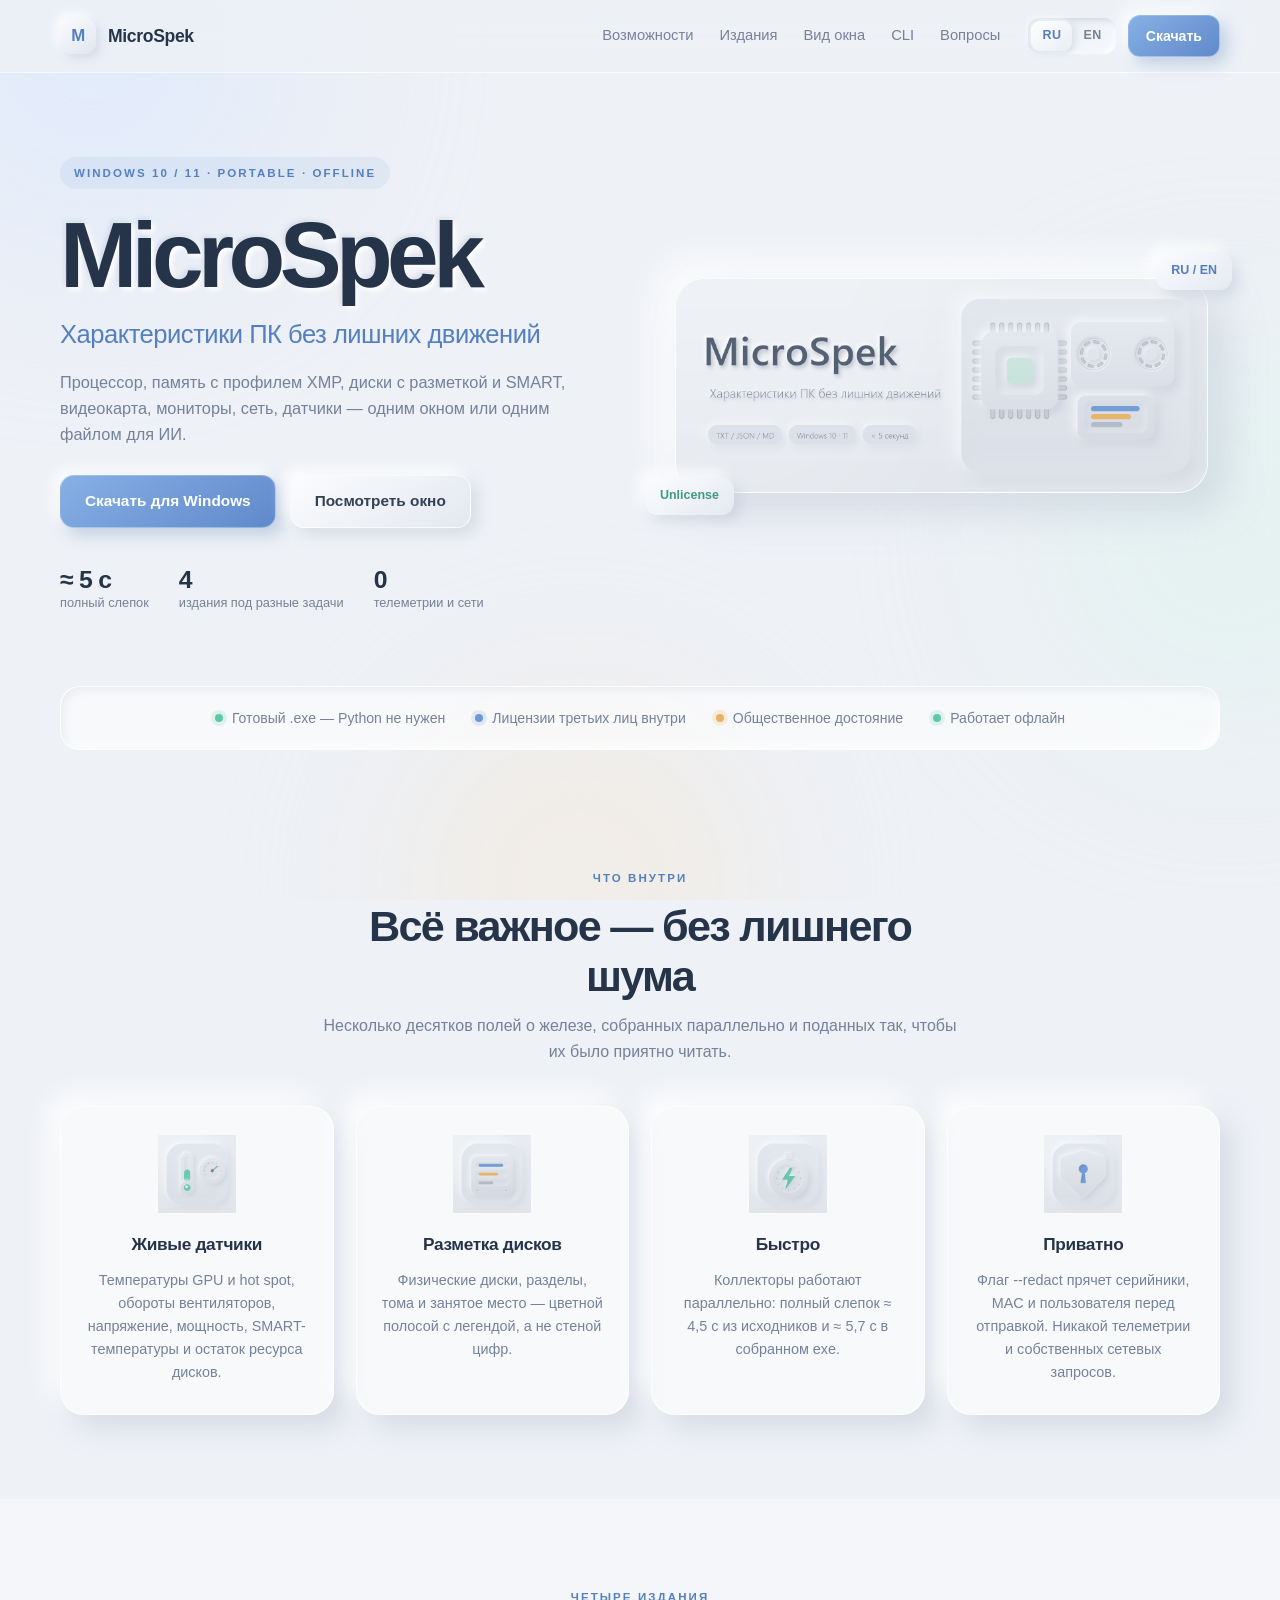
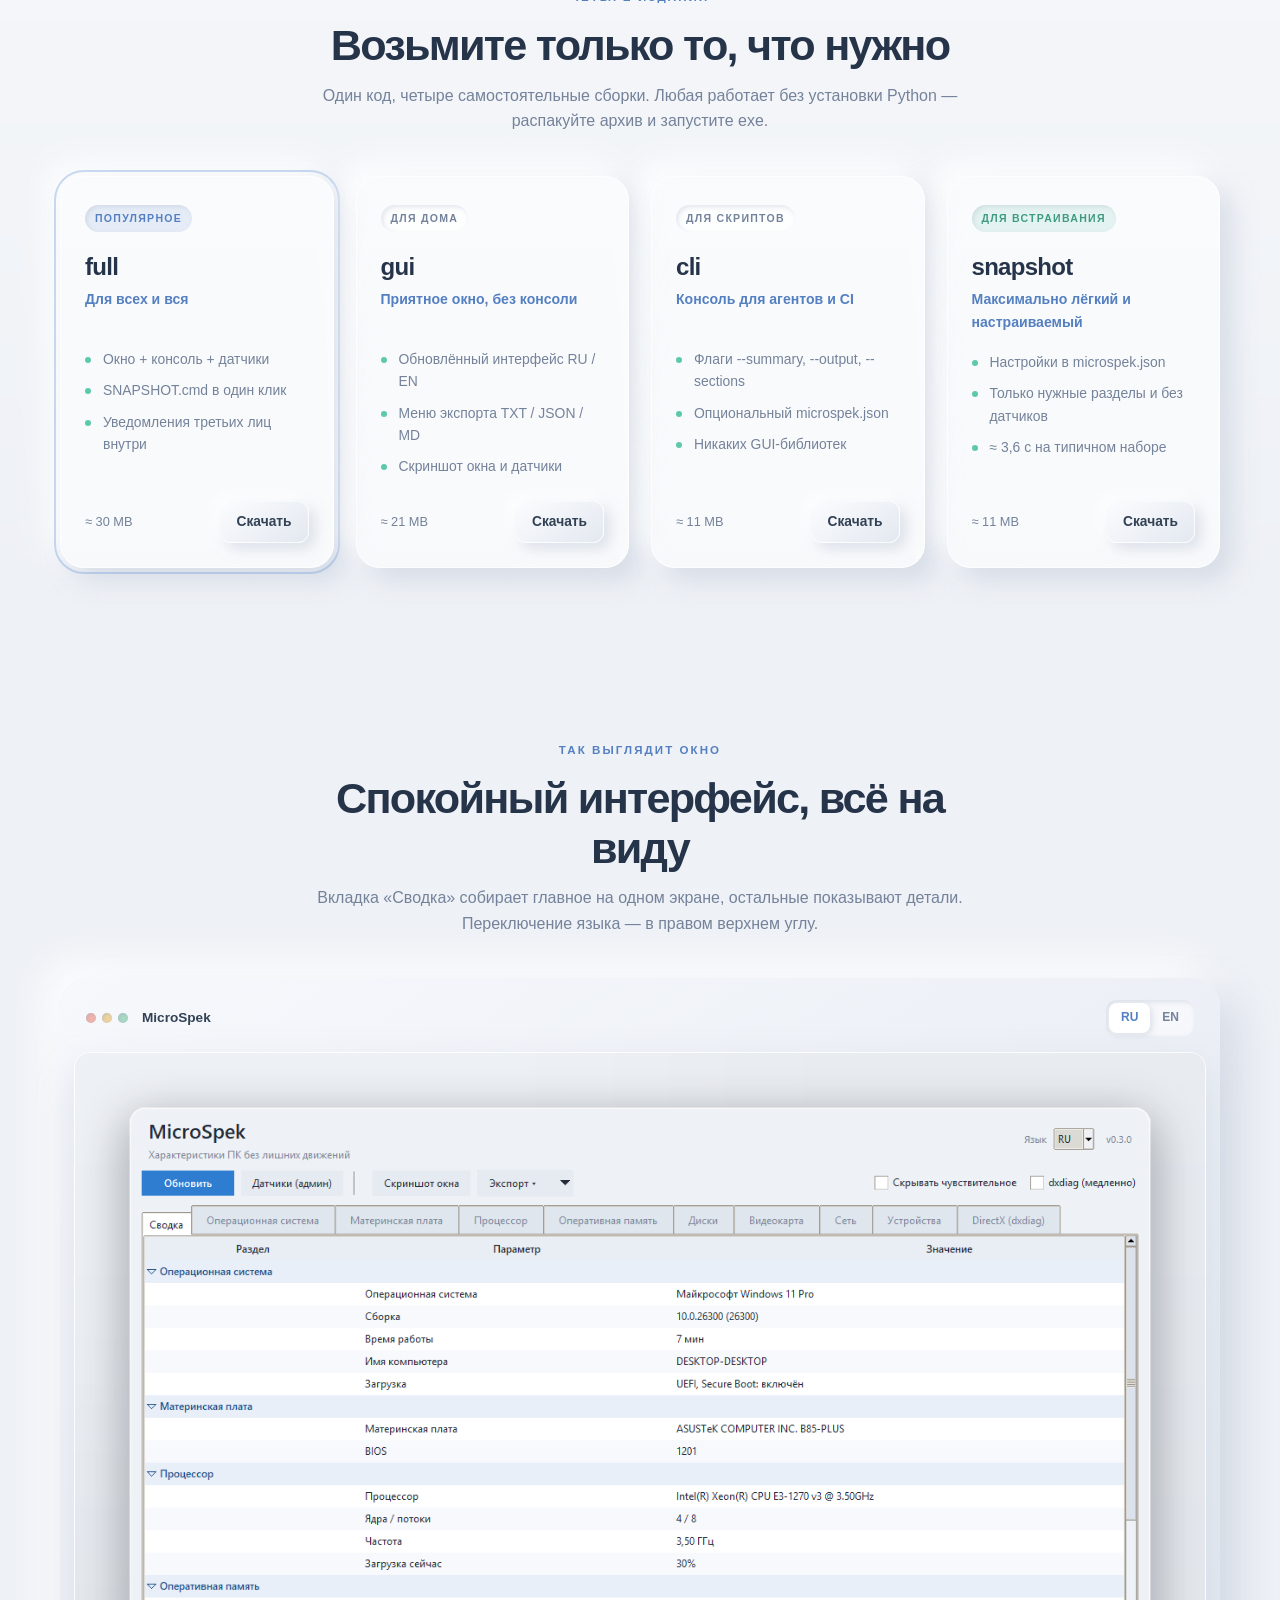
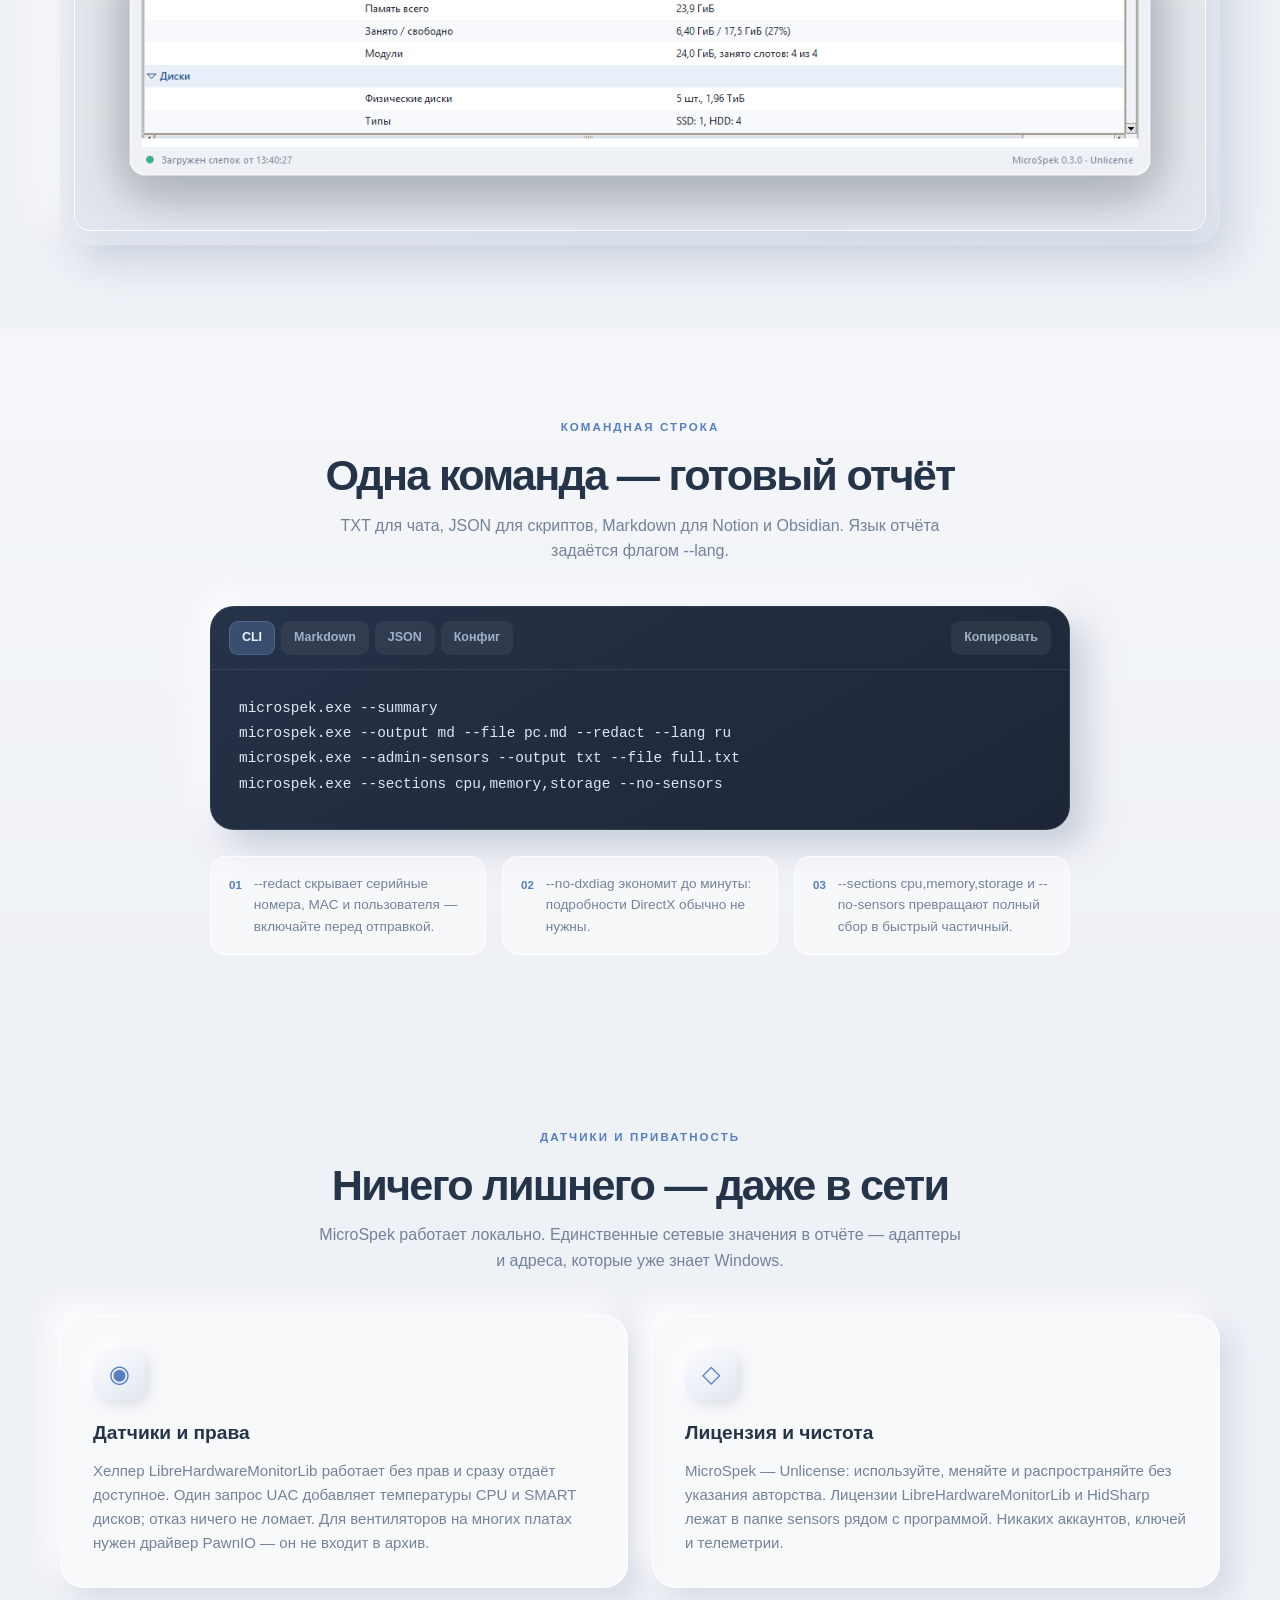
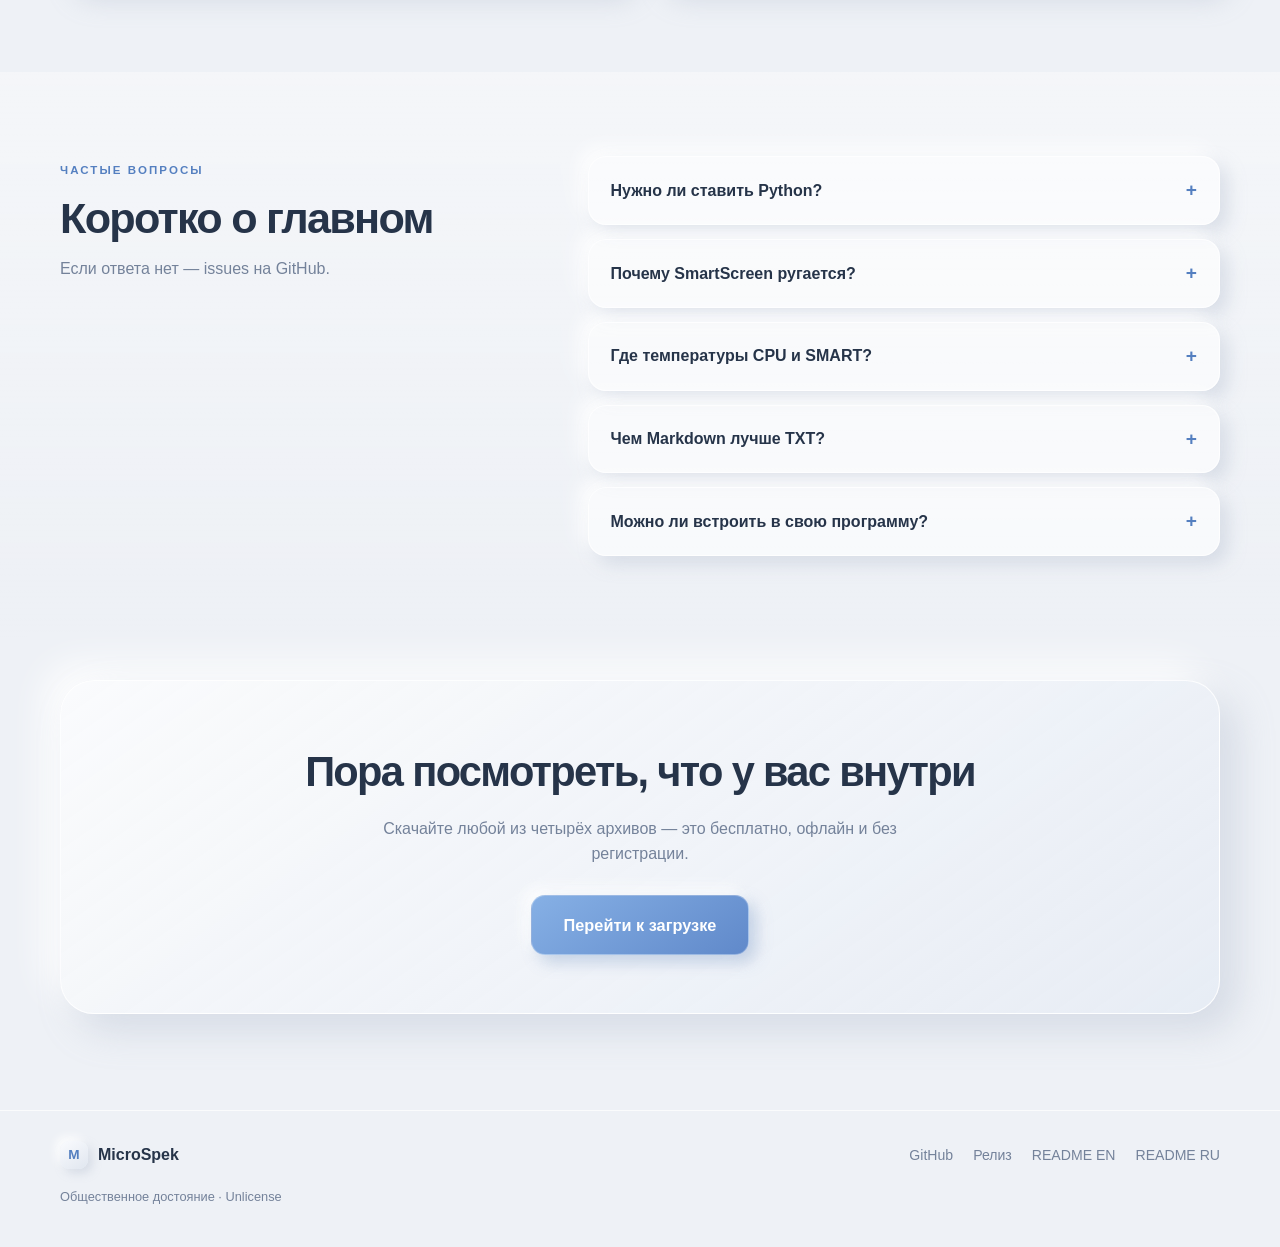
<file: docs/index.html>
<!doctype html>
<html lang="ru">
<head>
  <meta charset="utf-8">
  <meta name="viewport" content="width=device-width, initial-scale=1">
  <title>MicroSpek — характеристики ПК без лишних движений</title>
  <meta name="description" content="MicroSpek — быстрый слепок железа ПК: GUI, CLI, TXT/JSON/Markdown и датчики. Четыре отдельные EXE-издания для Windows.">
  <meta name="robots" content="index, follow, max-snippet:-1, max-image-preview:large">
  <link rel="canonical" href="https://dmitibrr.github.io/MicroSpek/">
  <link rel="alternate" hreflang="ru" href="https://dmitibrr.github.io/MicroSpek/?lang=ru">
  <link rel="alternate" hreflang="en" href="https://dmitibrr.github.io/MicroSpek/?lang=en">
  <link rel="alternate" hreflang="x-default" href="https://dmitibrr.github.io/MicroSpek/">
  <meta property="og:type" content="website">
  <meta property="og:url" content="https://dmitibrr.github.io/MicroSpek/">
  <meta property="og:title" content="MicroSpek — характеристики ПК без лишних движений">
  <meta property="og:description" content="Готовый .exe для Windows: GUI, CLI, TXT/JSON/Markdown и живые датчики железа.">
  <meta property="og:image" content="https://dmitibrr.github.io/MicroSpek/images/social-preview-ru.png">
  <meta property="og:image:width" content="1200">
  <meta property="og:image:height" content="630">
  <meta name="twitter:card" content="summary_large_image">
  <meta name="twitter:title" content="MicroSpek — характеристики ПК без лишних движений">
  <meta name="twitter:description" content="Готовый .exe для Windows: GUI, CLI, TXT/JSON/Markdown и живые датчики железа.">
  <meta name="twitter:image" content="https://dmitibrr.github.io/MicroSpek/images/social-preview-ru.png">
  <!-- Site verification meta tags (Google / Yandex / Bing) are added here after verification. -->
  <link rel="icon" type="image/png" href="images/icon-private.png">
  <link rel="stylesheet" href="styles.css">
  <script type="application/ld+json">
  {
    "@context": "https://schema.org",
    "@type": "SoftwareApplication",
    "name": "MicroSpek",
    "applicationCategory": "UtilitiesApplication",
    "operatingSystem": "Windows 10, Windows 11",
    "softwareVersion": "0.3.0",
    "description": "Fast Windows hardware snapshot with GUI, CLI, TXT/JSON/Markdown reports and live sensors.",
    "url": "https://dmitibrr.github.io/MicroSpek/",
    "downloadUrl": "https://github.com/dmitibrr/MicroSpek/releases/latest",
    "license": "https://unlicense.org",
    "inLanguage": ["ru", "en"],
    "offers": { "@type": "Offer", "price": "0", "priceCurrency": "USD" }
  }
  </script>
</head>
<body>
  <div class="orbs" aria-hidden="true">
    <span class="orb orb-a"></span><span class="orb orb-b"></span><span class="orb orb-c"></span>
  </div>

  <header class="topbar">
    <div class="wrap topbar-inner">
      <a class="brand" href="#top" aria-label="MicroSpek">
        <span class="brand-mark">M</span>
        <span class="brand-name">MicroSpek</span>
      </a>
      <nav class="nav" id="nav" aria-label="Main navigation">
        <a href="#features" data-i18n="nav_features">Возможности</a>
        <a href="#editions" data-i18n="nav_editions">Издания</a>
        <a href="#preview" data-i18n="nav_preview">Вид окна</a>
        <a href="#cli" data-i18n="nav_cli">CLI</a>
        <a href="#faq" data-i18n="nav_faq">Вопросы</a>
      </nav>
      <div class="top-actions">
        <div class="lang-switch" role="group" aria-label="Language">
          <button type="button" class="lang-btn is-active" data-lang="ru">RU</button>
          <button type="button" class="lang-btn" data-lang="en">EN</button>
        </div>
        <a class="btn btn-small btn-primary" href="https://github.com/dmitibrr/MicroSpek/releases/latest" data-i18n="download">Скачать</a>
        <button type="button" class="menu-toggle" id="menuToggle" aria-label="Menu" aria-expanded="false">☰</button>
      </div>
    </div>
  </header>

  <main>
    <section class="hero" id="top">
      <div class="wrap hero-grid">
        <div class="hero-copy">
          <span class="eyebrow" data-i18n="eyebrow">WINDOWS 10 / 11 · PORTABLE · OFFLINE</span>
          <h1>MicroSpek</h1>
          <p class="lead" data-i18n="hero_lead">Характеристики ПК без лишних движений</p>
          <p class="hero-desc" data-i18n="hero_desc">Процессор, память с профилем XMP, диски с разметкой и SMART, видеокарта, мониторы, сеть, датчики — одним окном или одним файлом для ИИ.</p>
          <div class="hero-actions">
            <a class="btn btn-primary" href="https://github.com/dmitibrr/MicroSpek/releases/latest" data-i18n="btn_download">Скачать для Windows</a>
            <a class="btn" href="#preview" data-i18n="btn_explore">Посмотреть окно</a>
          </div>
          <div class="hero-stats">
            <div><strong>≈ 5 с</strong><span data-i18n="stat_seconds">полный слепок</span></div>
            <div><strong>4</strong><span data-i18n="stat_editions">издания под разные задачи</span></div>
            <div><strong>0</strong><span data-i18n="stat_offline">телеметрии и сети</span></div>
          </div>
        </div>
        <div class="hero-art">
          <div class="art-card">
            <img id="heroImage" src="images/hero-ru.png" alt="MicroSpek — характеристики ПК">
          </div>
          <span class="float-chip chip-a">Unlicense</span>
          <span class="float-chip chip-b" data-i18n="chip_b">RU / EN</span>
        </div>
      </div>
    </section>

    <section class="trust">
      <div class="wrap trust-row">
        <span class="trust-item"><i class="dot mint"></i><span data-i18n="trust_1">Готовый .exe — Python не нужен</span></span>
        <span class="trust-item"><i class="dot blue"></i><span data-i18n="trust_2">Уведомления третьих лиц внутри</span></span>
        <span class="trust-item"><i class="dot amber"></i><span data-i18n="trust_3">Общественное достояние</span></span>
        <span class="trust-item"><i class="dot mint"></i><span data-i18n="trust_4">Работает офлайн</span></span>
      </div>
    </section>

    <section class="section" id="features">
      <div class="wrap">
        <div class="section-head">
          <span class="kicker" data-i18n="features_kicker">ЧТО ВНУТРИ</span>
          <h2 data-i18n="features_title">Всё важное — без лишнего шума</h2>
          <p data-i18n="features_desc">Несколько десятков полей о железе, собранных параллельно и поданных так, чтобы их было приятно читать.</p>
        </div>
        <div class="feature-grid">
          <article class="card feature reveal">
            <img src="images/icon-sensors.png" alt="" class="feature-icon">
            <h3 data-i18n="f1_title">Живые датчики</h3>
            <p data-i18n="f1_desc">Температуры GPU и hot spot, обороты вентиляторов, напряжение, мощность, SMART-температуры и остаток ресурса дисков.</p>
          </article>
          <article class="card feature reveal">
            <img src="images/icon-disks.png" alt="" class="feature-icon">
            <h3 data-i18n="f2_title">Разметка дисков</h3>
            <p data-i18n="f2_desc">Физические диски, разделы, тома и занятое место — цветной полосой с легендой, а не стеной цифр.</p>
          </article>
          <article class="card feature reveal">
            <img src="images/icon-speed.png" alt="" class="feature-icon">
            <h3 data-i18n="f3_title">Быстро</h3>
            <p data-i18n="f3_desc">Коллекторы работают параллельно: полный слепок ≈ 4,5 с из исходников и ≈ 5,7 с в собранном exe.</p>
          </article>
          <article class="card feature reveal">
            <img src="images/icon-private.png" alt="" class="feature-icon">
            <h3 data-i18n="f4_title">Приватно</h3>
            <p data-i18n="f4_desc">Флаг --redact прячет серийники, MAC и пользователя перед отправкой. Никакой телеметрии и собственных сетевых запросов.</p>
          </article>
        </div>
      </div>
    </section>

    <section class="section section-tint" id="editions">
      <div class="wrap">
        <div class="section-head">
          <span class="kicker" data-i18n="editions_kicker">ЧЕТЫРЕ ИЗДАНИЯ</span>
          <h2 data-i18n="editions_title">Возьмите только то, что нужно</h2>
          <p data-i18n="editions_desc">Один код, четыре самостоятельные сборки. Любая работает без установки Python — распакуйте архив и запустите exe.</p>
        </div>
        <div class="edition-grid">
          <article class="card edition reveal ed-popular">
            <span class="tag tag-popular" data-i18n="ed_popular">ПОПУЛЯРНОЕ</span>
            <h3>full</h3>
            <p class="edition-role" data-i18n="ed_full_role">Для всех и вся</p>
            <ul>
              <li data-i18n="ed_full_1">Окно + консоль + датчики</li>
              <li data-i18n="ed_full_2">SNAPSHOT.cmd в один клик</li>
              <li data-i18n="ed_full_3">Уведомления третьих лиц внутри</li>
            </ul>
            <div class="edition-foot"><span class="size">≈ 30 MB</span><a class="btn btn-ghost" href="https://github.com/dmitibrr/MicroSpek/releases/latest" data-i18n="download">Скачать</a></div>
          </article>
          <article class="card edition reveal">
            <span class="tag" data-i18n="ed_gui_tag">ДЛЯ ДОМА</span>
            <h3>gui</h3>
            <p class="edition-role" data-i18n="ed_gui_role">Приятное окно, без консоли</p>
            <ul>
              <li data-i18n="ed_gui_1">Обновлённый интерфейс RU / EN</li>
              <li data-i18n="ed_gui_2">Меню экспорта TXT / JSON / MD</li>
              <li data-i18n="ed_gui_3">Скриншот окна и датчики</li>
            </ul>
            <div class="edition-foot"><span class="size">≈ 21 MB</span><a class="btn btn-ghost" href="https://github.com/dmitibrr/MicroSpek/releases/latest" data-i18n="download">Скачать</a></div>
          </article>
          <article class="card edition reveal">
            <span class="tag" data-i18n="ed_cli_tag">ДЛЯ СКРИПТОВ</span>
            <h3>cli</h3>
            <p class="edition-role" data-i18n="ed_cli_role">Консоль для агентов и CI</p>
            <ul>
              <li data-i18n="ed_cli_1">Флаги --summary, --output, --sections</li>
              <li data-i18n="ed_cli_2">Опциональный microspek.json</li>
              <li data-i18n="ed_cli_3">Никаких GUI-библиотек</li>
            </ul>
            <div class="edition-foot"><span class="size">≈ 11 MB</span><a class="btn btn-ghost" href="https://github.com/dmitibrr/MicroSpek/releases/latest" data-i18n="download">Скачать</a></div>
          </article>
          <article class="card edition reveal">
            <span class="tag tag-mint" data-i18n="ed_snap_tag">ДЛЯ ВСТРАИВАНИЯ</span>
            <h3>snapshot</h3>
            <p class="edition-role" data-i18n="ed_snap_role">Максимально лёгкий и настраиваемый</p>
            <ul>
              <li data-i18n="ed_snap_1">Настройки в microspek.json</li>
              <li data-i18n="ed_snap_2">Только нужные разделы и без датчиков</li>
              <li data-i18n="ed_snap_3">≈ 3,6 с на типичном наборе</li>
            </ul>
            <div class="edition-foot"><span class="size">≈ 11 MB</span><a class="btn btn-ghost" href="https://github.com/dmitibrr/MicroSpek/releases/latest" data-i18n="download">Скачать</a></div>
          </article>
        </div>
      </div>
    </section>

    <section class="section" id="preview">
      <div class="wrap">
        <div class="section-head">
          <span class="kicker" data-i18n="preview_kicker">ТАК ВЫГЛЯДИТ ОКНО</span>
          <h2 data-i18n="preview_title">Спокойный интерфейс, всё на виду</h2>
          <p data-i18n="preview_desc">Вкладка «Сводка» собирает главное на одном экране, остальные показывают детали. Переключение языка — в правом верхнем углу.</p>
        </div>
        <div class="screen reveal">
          <div class="screen-bar">
            <span class="window-dots" aria-hidden="true"><i></i><i></i><i></i></span>
            <span class="screen-title">MicroSpek</span>
            <div class="screen-switch" role="group" aria-label="Screenshot language">
              <button type="button" class="shot-btn is-active" data-shot="ru">RU</button>
              <button type="button" class="shot-btn" data-shot="en">EN</button>
            </div>
          </div>
          <img id="screenImage" src="images/gui-preview-ru.png" alt="MicroSpek — вкладка Сводка">
        </div>
      </div>
    </section>

    <section class="section section-tint" id="cli">
      <div class="wrap">
        <div class="section-head">
          <span class="kicker" data-i18n="cli_kicker">КОМАНДНАЯ СТРОКА</span>
          <h2 data-i18n="cli_title">Одна команда — готовый отчёт</h2>
          <p data-i18n="cli_desc">TXT для чата, JSON для скриптов, Markdown для Notion и Obsidian. Язык отчёта задаётся флагом --lang.</p>
        </div>
        <div class="terminal reveal">
          <div class="terminal-head">
            <div class="terminal-tabs" role="tablist">
              <button type="button" class="code-tab is-active" data-code="cli" data-i18n="tab_cli">CLI</button>
              <button type="button" class="code-tab" data-code="md" data-i18n="tab_md">Markdown</button>
              <button type="button" class="code-tab" data-code="json" data-i18n="tab_json">JSON</button>
              <button type="button" class="code-tab" data-code="config" data-i18n="tab_config">Конфиг</button>
            </div>
            <button type="button" class="copy-btn" id="copyBtn" data-i18n="copy">Копировать</button>
          </div>
          <pre><code id="codeBlock"></code></pre>
        </div>
        <div class="cli-notes">
          <div class="note"><span>01</span><p data-i18n="note_1">--redact скрывает серийные номера, MAC и пользователя — включайте перед отправкой.</p></div>
          <div class="note"><span>02</span><p data-i18n="note_2">--no-dxdiag экономит до минуты: подробности DirectX обычно не нужны.</p></div>
          <div class="note"><span>03</span><p data-i18n="note_3">--sections cpu,memory,storage и --no-sensors превращают полный сбор в быстрый частичный.</p></div>
        </div>
      </div>
    </section>

    <section class="section" id="privacy">
      <div class="wrap">
        <div class="section-head">
          <span class="kicker" data-i18n="privacy_kicker">ДАТЧИКИ И ПРИВАТНОСТЬ</span>
          <h2 data-i18n="privacy_title">Ничего лишнего — даже в сети</h2>
          <p data-i18n="privacy_desc">MicroSpek работает локально. Единственные сетевые значения в отчёте — адаптеры и адреса, которые уже знает Windows.</p>
        </div>
        <div class="privacy-grid">
          <article class="card privacy-card reveal">
            <div class="privacy-icon">◉</div>
            <h3 data-i18n="p1_title">Датчики и права</h3>
            <p data-i18n="p1_desc">Хелпер LibreHardwareMonitorLib работает без прав и сразу отдаёт доступное. Один запрос UAC добавляет температуры CPU и SMART дисков; отказ ничего не ломает. Для вентиляторов на многих платах нужен драйвер PawnIO — он не входит в архив.</p>
          </article>
          <article class="card privacy-card reveal">
            <div class="privacy-icon">◇</div>
            <h3 data-i18n="p2_title">Лицензия и чистота</h3>
            <p data-i18n="p2_desc">MicroSpek — Unlicense: используйте, меняйте и распространяйте без указания авторства. Лицензии LibreHardwareMonitorLib и HidSharp лежат в папке sensors рядом с программой. Никаких аккаунтов, ключей и телеметрии.</p>
          </article>
        </div>
      </div>
    </section>

    <section class="section section-tint" id="faq">
      <div class="wrap faq-wrap">
        <div class="section-head left">
          <span class="kicker" data-i18n="faq_kicker">ЧАСТЫЕ ВОПРОСЫ</span>
          <h2 data-i18n="faq_title">Коротко о главном</h2>
          <p data-i18n="faq_desc">Если ответа нет — issues на GitHub.</p>
        </div>
        <div class="faq-list">
          <details class="reveal"><summary data-i18n="q1">Нужно ли ставить Python?</summary><p data-i18n="a1">Нет. В каждый архив входит готовый exe с Python внутри. Распакуйте папку целиком и запускайте.</p></details>
          <details class="reveal"><summary data-i18n="q2">Почему SmartScreen ругается?</summary><p data-i18n="a2">Архивы не подписаны сертификатом. Нажмите «Подробнее» → «Выполнить в любом случае».</p></details>
          <details class="reveal"><summary data-i18n="q3">Где температуры CPU и SMART?</summary><p data-i18n="a3">Их запрашивает кнопка «Датчики (админ)» или флаг --admin-sensors. Без прав остаются доступны GPU и SMART части дисков; для CPU-вентиляторов часто нужен PawnIO.</p></details>
          <details class="reveal"><summary data-i18n="q4">Чем Markdown лучше TXT?</summary><p data-i18n="a4">Markdown — это таблицы и заголовки: файл сразу выглядит аккуратно в GitHub, Notion, Obsidian и чате с ИИ. TXT удобен для чтения в консоли.</p></details>
          <details class="reveal"><summary data-i18n="q5">Можно ли встроить в свою программу?</summary><p data-i18n="a5">Да, для этого есть издание snapshot: microspek-snapshot.exe читает microspek.json, собирает только нужные разделы и пишет файл без окна и вопросов.</p></details>
        </div>
      </div>
    </section>

    <section class="cta">
      <div class="wrap cta-inner reveal">
        <h2 data-i18n="cta_title">Пора посмотреть, что у вас внутри</h2>
        <p data-i18n="cta_desc">Скачайте любой из четырёх архивов — это бесплатно, офлайн и без регистрации.</p>
        <a class="btn btn-primary btn-lg" href="https://github.com/dmitibrr/MicroSpek/releases/latest" data-i18n="cta_button">Перейти к загрузке</a>
      </div>
    </section>
  </main>

  <footer class="footer">
    <div class="wrap footer-inner">
      <div class="footer-brand"><span class="brand-mark small">M</span><span>MicroSpek</span></div>
      <nav class="footer-links">
        <a href="https://github.com/dmitibrr/MicroSpek">GitHub</a>
        <a href="https://github.com/dmitibrr/MicroSpek/releases/latest" data-i18n="footer_download">Релиз</a>
        <a href="https://github.com/dmitibrr/MicroSpek/blob/main/README.md">README EN</a>
        <a href="https://github.com/dmitibrr/MicroSpek/blob/main/README.ru.md">README RU</a>
      </nav>
      <p data-i18n="footer_license">Общественное достояние · Unlicense</p>
    </div>
  </footer>

  <script src="app.js"></script>
</body>
</html>
</file>
<file: docs/styles.css>
:root {
  --bg: #eef1f6;
  --bg-soft: #f4f6fa;
  --surface: rgba(255, 255, 255, 0.58);
  --ink: #334155;
  --ink-strong: #263449;
  --muted: #74829a;
  --accent: #6c98d6;
  --accent-deep: #547fc0;
  --mint: #5ec8aa;
  --amber: #e8b260;
  --shadow-dark: rgba(163, 176, 195, 0.34);
  --shadow-light: rgba(255, 255, 255, 0.92);
  --radius: 24px;
}

* { box-sizing: border-box; }

html { scroll-behavior: smooth; scroll-padding-top: 84px; }

body {
  margin: 0;
  min-width: 320px;
  font-family: "Segoe UI", Inter, -apple-system, BlinkMacSystemFont, Roboto, sans-serif;
  background: var(--bg);
  color: var(--ink);
  line-height: 1.6;
  -webkit-font-smoothing: antialiased;
  overflow-x: hidden;
}

img { max-width: 100%; display: block; }
a { color: inherit; text-decoration: none; }
button { font: inherit; cursor: pointer; }

.wrap { width: min(1160px, calc(100% - 48px)); margin: 0 auto; }

/* ---------------------------------------------------------------- background */
.orbs { position: fixed; inset: 0; z-index: -1; overflow: hidden; pointer-events: none; }
.orb { position: absolute; border-radius: 50%; filter: blur(90px); opacity: 0.5; }
.orb-a { width: 420px; height: 420px; top: -160px; left: -120px; background: #d7e6ff; }
.orb-b { width: 380px; height: 380px; top: 38%; right: -140px; background: #dcf4ec; }
.orb-c { width: 340px; height: 340px; bottom: -150px; left: 32%; background: #f6e8d5; }

/* --------------------------------------------------------------------- topbar */
.topbar {
  position: sticky;
  top: 0;
  z-index: 50;
  background: rgba(238, 241, 246, 0.78);
  backdrop-filter: blur(18px);
  -webkit-backdrop-filter: blur(18px);
  border-bottom: 1px solid rgba(255, 255, 255, 0.75);
}
.topbar-inner { height: 72px; display: flex; align-items: center; gap: 28px; }
.brand { display: inline-flex; align-items: center; gap: 12px; font-weight: 700; font-size: 1.1rem; letter-spacing: -0.02em; color: var(--ink-strong); }
.brand-mark {
  width: 36px; height: 36px; border-radius: 12px; display: grid; place-items: center;
  font-size: 1.05rem; color: var(--accent-deep);
  background: linear-gradient(145deg, #fafbfe, #e0e6ef);
  box-shadow: 4px 4px 10px var(--shadow-dark), -4px -4px 10px var(--shadow-light);
}
.brand-mark.small { width: 28px; height: 28px; border-radius: 9px; font-size: 0.85rem; }
.nav { display: flex; gap: 26px; margin-left: auto; font-size: 0.92rem; color: var(--muted); }
.nav a { transition: color 0.2s; }
.nav a:hover { color: var(--accent-deep); }
.top-actions { display: flex; align-items: center; gap: 12px; }
.lang-switch {
  display: flex; padding: 3px; border-radius: 12px;
  background: linear-gradient(145deg, #e4e9f0, #f7f9fc);
  box-shadow: inset 2px 2px 5px rgba(163, 176, 195, 0.4), inset -2px -2px 5px #fff;
}
.lang-btn {
  border: 0; background: transparent; color: var(--muted); font-size: 0.78rem; font-weight: 700;
  padding: 5px 11px; border-radius: 9px; letter-spacing: 0.04em; transition: 0.2s;
}
.lang-btn.is-active {
  color: var(--accent-deep); background: linear-gradient(145deg, #fff, #e8edf5);
  box-shadow: 2px 2px 6px var(--shadow-dark), -2px -2px 6px var(--shadow-light);
}
.menu-toggle { display: none; border: 0; background: transparent; font-size: 1.4rem; color: var(--ink); }

/* -------------------------------------------------------------------- buttons */
.btn {
  display: inline-flex; align-items: center; justify-content: center; gap: 8px;
  padding: 13px 24px; border-radius: 14px; border: 1px solid rgba(255, 255, 255, 0.65);
  color: var(--ink); font-weight: 600; font-size: 0.96rem; white-space: nowrap;
  background: linear-gradient(145deg, #fbfcfe, #e3e8f0);
  box-shadow: 6px 6px 14px var(--shadow-dark), -6px -6px 14px var(--shadow-light);
  transition: transform 0.2s, box-shadow 0.2s, color 0.2s;
}
.btn:hover { transform: translateY(-2px); color: var(--accent-deep); }
.btn:active { transform: translateY(0); box-shadow: inset 3px 3px 7px rgba(163, 176, 195, 0.4), inset -3px -3px 7px #fff; }
.btn-primary {
  color: #fff; background: linear-gradient(145deg, #86b0e5, #6089ca);
  border-color: rgba(255, 255, 255, 0.3);
  box-shadow: 7px 7px 16px rgba(105, 140, 190, 0.35), -6px -6px 14px var(--shadow-light);
}
.btn-primary:hover { color: #fff; box-shadow: 9px 9px 20px rgba(105, 140, 190, 0.42), -6px -6px 14px var(--shadow-light); }
.btn-small { padding: 9px 17px; font-size: 0.88rem; border-radius: 12px; }
.btn-lg { padding: 16px 32px; font-size: 1.02rem; }
.btn-ghost { padding: 9px 16px; font-size: 0.86rem; border-radius: 11px; }

/* ----------------------------------------------------------------------- hero */
.hero { padding: 84px 0 56px; }
.hero-grid { display: grid; grid-template-columns: 1fr 1fr; gap: 46px; align-items: center; }
.eyebrow, .kicker {
  display: inline-block; font-size: 0.72rem; font-weight: 700; letter-spacing: 0.18em;
  color: var(--accent-deep); text-transform: uppercase;
}
.eyebrow { padding: 7px 14px; border-radius: 999px; background: rgba(108, 152, 214, 0.1); }
h1 {
  margin: 20px 0 4px; font-size: clamp(3.4rem, 7.4vw, 5.8rem); line-height: 1;
  letter-spacing: -0.06em; color: var(--ink-strong);
  text-shadow: 3px 3px 5px rgba(255, 255, 255, 0.95), -2px -2px 4px rgba(163, 176, 195, 0.3);
}
.hero h1 { font-weight: 700; }
.lead { margin: 12px 0 14px; font-size: clamp(1.2rem, 2.4vw, 1.6rem); color: var(--accent-deep); font-weight: 500; letter-spacing: -0.02em; }
.hero-desc { margin: 0 0 28px; max-width: 520px; color: var(--muted); font-size: 1.02rem; }
.hero-actions { display: flex; flex-wrap: wrap; gap: 14px; }
.hero-stats { display: flex; flex-wrap: wrap; gap: 30px; margin-top: 38px; }
.hero-stats div { display: flex; flex-direction: column; }
.hero-stats strong { font-size: 1.55rem; color: var(--ink-strong); letter-spacing: -0.03em; line-height: 1.1; }
.hero-stats span { font-size: 0.8rem; color: var(--muted); }
.hero-art { position: relative; padding: 12px; }
.art-card {
  border-radius: 30px; overflow: hidden;
  box-shadow: 18px 18px 38px var(--shadow-dark), -16px -16px 38px var(--shadow-light);
  border: 1px solid rgba(255, 255, 255, 0.8);
  animation: float 9s ease-in-out infinite;
}
.art-card img { width: 100%; }
.float-chip {
  position: absolute; padding: 9px 15px; border-radius: 13px; font-size: 0.78rem; font-weight: 700;
  color: var(--ink); background: linear-gradient(145deg, #fbfcfe, #e4e9f1);
  box-shadow: 6px 6px 14px var(--shadow-dark), -6px -6px 14px var(--shadow-light);
}
.chip-a { bottom: -10px; left: -18px; color: #3f9a7f; }
.chip-b { top: -14px; right: -12px; color: var(--accent-deep); }
@keyframes float { 0%, 100% { transform: translateY(0); } 50% { transform: translateY(-9px); } }

/* --------------------------------------------------------------------- trust */
.trust { padding: 16px 0 30px; }
.trust-row {
  display: flex; flex-wrap: wrap; justify-content: center; gap: 14px 30px;
  padding: 20px 26px; border-radius: 20px;
  background: var(--surface); border: 1px solid rgba(255, 255, 255, 0.7);
  box-shadow: inset 3px 3px 8px rgba(163, 176, 195, 0.2), inset -3px -3px 8px #fff;
  font-size: 0.88rem; color: var(--muted);
}
.trust-item { display: inline-flex; align-items: center; gap: 9px; }
.dot { width: 8px; height: 8px; border-radius: 50%; display: inline-block; }
.dot.mint { background: var(--mint); box-shadow: 0 0 0 4px rgba(94, 200, 170, 0.16); }
.dot.blue { background: var(--accent); box-shadow: 0 0 0 4px rgba(108, 152, 214, 0.16); }
.dot.amber { background: var(--amber); box-shadow: 0 0 0 4px rgba(232, 178, 96, 0.18); }

/* ------------------------------------------------------------------- sections */
.section { padding: 84px 0; }
.section-tint { background: linear-gradient(180deg, rgba(255, 255, 255, 0.4), rgba(255, 255, 255, 0)); }
.section-head { max-width: 650px; margin: 0 auto 42px; text-align: center; }
.section-head.left { margin-left: 0; text-align: left; }
.section-head h2 { margin: 12px 0 12px; font-size: clamp(1.9rem, 4vw, 2.7rem); line-height: 1.15; letter-spacing: -0.04em; color: var(--ink-strong); }
.section-head p { margin: 0; color: var(--muted); font-size: 1rem; }

/* ---------------------------------------------------------------------- cards */
.card {
  background: var(--surface); border: 1px solid rgba(255, 255, 255, 0.78);
  border-radius: var(--radius);
  box-shadow: 12px 12px 26px var(--shadow-dark), -12px -12px 26px var(--shadow-light);
  transition: transform 0.25s, box-shadow 0.25s;
}
.card:hover { transform: translateY(-5px); box-shadow: 16px 16px 32px var(--shadow-dark), -14px -14px 30px var(--shadow-light); }
.feature-grid { display: grid; grid-template-columns: repeat(4, 1fr); gap: 22px; }
.feature { padding: 28px 24px 30px; text-align: center; }
.feature-icon { width: 78px; height: 78px; margin: 0 auto 18px; }
.feature h3 { margin: 0 0 10px; font-size: 1.08rem; color: var(--ink-strong); letter-spacing: -0.02em; }
.feature p { margin: 0; font-size: 0.9rem; color: var(--muted); }

/* ------------------------------------------------------------------- editions */
.edition-grid { display: grid; grid-template-columns: repeat(4, 1fr); gap: 22px; align-items: stretch; }
.edition { position: relative; padding: 28px 24px 24px; display: flex; flex-direction: column; }
.ed-popular { outline: 2px solid rgba(108, 152, 214, 0.35); outline-offset: 4px; }
.tag {
  align-self: flex-start; font-size: 0.66rem; font-weight: 800; letter-spacing: 0.12em;
  color: var(--muted); padding: 5px 10px; border-radius: 999px;
  background: rgba(255, 255, 255, 0.6); box-shadow: inset 2px 2px 5px rgba(163, 176, 195, 0.3);
}
.tag-popular { color: var(--accent-deep); background: rgba(108, 152, 214, 0.14); }
.tag-mint { color: #3f9a7f; background: rgba(94, 200, 170, 0.14); }
.edition h3 { margin: 16px 0 2px; font-size: 1.5rem; letter-spacing: -0.03em; color: var(--ink-strong); }
.edition-role { margin: 0 0 18px; min-height: 42px; color: var(--accent-deep); font-size: 0.88rem; font-weight: 600; }
.edition ul { list-style: none; margin: 0 0 24px; padding: 0; display: grid; gap: 9px; font-size: 0.87rem; color: var(--muted); }
.edition li { position: relative; padding-left: 18px; }
.edition li::before { content: ""; position: absolute; left: 0; top: 9px; width: 6px; height: 6px; border-radius: 50%; background: var(--mint); }
.edition-foot { margin-top: auto; display: flex; align-items: center; justify-content: space-between; gap: 10px; }
.size { font-size: 0.8rem; color: var(--muted); font-variant-numeric: tabular-nums; }

/* ------------------------------------------------------------------ screenshot */
.screen {
  padding: 14px; border-radius: 28px;
  background: linear-gradient(145deg, #f6f8fc, #e2e7ef);
  box-shadow: 18px 18px 38px var(--shadow-dark), -16px -16px 38px var(--shadow-light);
}
.screen-bar { display: flex; align-items: center; gap: 14px; padding: 8px 12px 16px; }
.window-dots { display: inline-flex; gap: 6px; }
.window-dots i { width: 10px; height: 10px; border-radius: 50%; background: #d9dfe9; box-shadow: inset 1px 1px 3px rgba(160, 173, 192, 0.5); }
.window-dots i:nth-child(1) { background: #efb3ac; }
.window-dots i:nth-child(2) { background: #eed39f; }
.window-dots i:nth-child(3) { background: #a9d8c4; }
.screen-title { font-size: 0.85rem; font-weight: 700; color: var(--ink); }
.screen-switch { margin-left: auto; display: flex; padding: 3px; border-radius: 10px; background: rgba(255, 255, 255, 0.55); box-shadow: inset 2px 2px 5px rgba(163, 176, 195, 0.3); }
.shot-btn { border: 0; background: transparent; color: var(--muted); font-size: 0.75rem; font-weight: 800; padding: 5px 12px; border-radius: 8px; }
.shot-btn.is-active { color: var(--accent-deep); background: #fff; box-shadow: 2px 2px 6px var(--shadow-dark); }
.screen img { width: 100%; border-radius: 16px; border: 1px solid rgba(255, 255, 255, 0.8); box-shadow: 0 18px 40px rgba(150, 165, 188, 0.24); }

/* ------------------------------------------------------------------- terminal */
.terminal {
  max-width: 860px; margin: 0 auto; border-radius: 24px; overflow: hidden;
  background: linear-gradient(150deg, #263248, #1c2637);
  box-shadow: 16px 16px 34px rgba(120, 136, 160, 0.35), -12px -12px 28px var(--shadow-light);
  border: 1px solid rgba(255, 255, 255, 0.08);
}
.terminal-head { display: flex; align-items: center; justify-content: space-between; gap: 12px; padding: 14px 18px; border-bottom: 1px solid rgba(255, 255, 255, 0.08); }
.terminal-tabs { display: flex; flex-wrap: wrap; gap: 6px; }
.code-tab, .copy-btn {
  border: 0; border-radius: 9px; padding: 7px 13px; font-size: 0.78rem; font-weight: 700;
  color: #9fb0c8; background: rgba(255, 255, 255, 0.06); transition: 0.2s;
}
.code-tab:hover, .copy-btn:hover { color: #e6eefb; background: rgba(255, 255, 255, 0.12); }
.code-tab.is-active { color: #eaf2ff; background: rgba(108, 152, 214, 0.28); box-shadow: inset 0 0 0 1px rgba(140, 176, 232, 0.25); }
.copy-btn { flex: none; }
.terminal pre { margin: 0; padding: 26px 28px 32px; overflow-x: auto; }
.terminal code { font-family: Consolas, "Cascadia Mono", "SF Mono", Menlo, monospace; font-size: 0.9rem; line-height: 1.75; color: #dce8fa; white-space: pre; }
.cli-notes { max-width: 860px; margin: 26px auto 0; display: grid; grid-template-columns: repeat(3, 1fr); gap: 16px; }
.note { display: flex; gap: 12px; align-items: flex-start; padding: 16px 18px; border-radius: 16px; background: rgba(255, 255, 255, 0.45); border: 1px solid rgba(255, 255, 255, 0.7); }
.note span { font-size: 0.72rem; font-weight: 800; color: var(--accent-deep); padding-top: 3px; }
.note p { margin: 0; font-size: 0.85rem; color: var(--muted); }

/* -------------------------------------------------------------------- privacy */
.privacy-grid { display: grid; grid-template-columns: repeat(2, 1fr); gap: 24px; }
.privacy-card { padding: 32px; }
.privacy-icon {
  width: 52px; height: 52px; border-radius: 16px; display: grid; place-items: center;
  font-size: 1.5rem; color: var(--accent-deep); margin-bottom: 18px;
  background: linear-gradient(145deg, #fbfcfe, #e2e8f1);
  box-shadow: 5px 5px 12px var(--shadow-dark), -5px -5px 12px var(--shadow-light);
}
.privacy-card h3 { margin: 0 0 10px; font-size: 1.2rem; color: var(--ink-strong); }
.privacy-card p { margin: 0; color: var(--muted); font-size: 0.94rem; }

/* ------------------------------------------------------------------------ faq */
.faq-wrap { display: grid; grid-template-columns: 0.85fr 1.15fr; gap: 60px; align-items: start; }
.faq-list { display: grid; gap: 14px; }
details {
  border-radius: 18px; padding: 18px 22px; background: var(--surface);
  border: 1px solid rgba(255, 255, 255, 0.75);
  box-shadow: 8px 8px 18px var(--shadow-dark), -8px -8px 18px var(--shadow-light);
}
summary { list-style: none; cursor: pointer; font-weight: 600; color: var(--ink-strong); display: flex; align-items: center; justify-content: space-between; gap: 16px; }
summary::-webkit-details-marker { display: none; }
summary::after { content: "+"; font-size: 1.2rem; color: var(--accent-deep); transition: transform 0.2s; }
details[open] summary::after { transform: rotate(45deg); }
details p { margin: 14px 0 0; color: var(--muted); font-size: 0.92rem; }

/* ------------------------------------------------------------------------ cta */
.cta { padding: 40px 0 96px; }
.cta-inner {
  text-align: center; padding: 58px 30px; border-radius: 34px;
  background: linear-gradient(145deg, rgba(255, 255, 255, 0.72), rgba(226, 233, 244, 0.55));
  border: 1px solid rgba(255, 255, 255, 0.85);
  box-shadow: 16px 16px 36px var(--shadow-dark), -16px -16px 36px var(--shadow-light);
}
.cta h2 { margin: 0 0 10px; font-size: clamp(1.8rem, 4vw, 2.6rem); letter-spacing: -0.04em; color: var(--ink-strong); }
.cta p { margin: 0 auto 28px; max-width: 560px; color: var(--muted); }

/* --------------------------------------------------------------------- footer */
.footer { padding: 30px 0 40px; border-top: 1px solid rgba(255, 255, 255, 0.7); }
.footer-inner { display: flex; flex-wrap: wrap; align-items: center; gap: 18px 30px; }
.footer-brand { display: flex; align-items: center; gap: 10px; font-weight: 700; color: var(--ink-strong); }
.footer-links { display: flex; flex-wrap: wrap; gap: 20px; margin-left: auto; font-size: 0.88rem; color: var(--muted); }
.footer-links a:hover { color: var(--accent-deep); }
.footer p { margin: 0; width: 100%; font-size: 0.8rem; color: var(--muted); }

/* ------------------------------------------------------------------ animation */
.reveal { opacity: 0; transform: translateY(18px); transition: opacity 0.55s ease, transform 0.55s ease; }
.reveal.in-view { opacity: 1; transform: none; }

/* ----------------------------------------------------------------- responsive */
@media (max-width: 1000px) {
  .hero-grid { grid-template-columns: 1fr; }
  .hero-art { max-width: 700px; }
  .feature-grid, .edition-grid { grid-template-columns: repeat(2, 1fr); }
  .faq-wrap { grid-template-columns: 1fr; gap: 28px; }
}
@media (max-width: 760px) {
  .wrap { width: min(100% - 32px, 1160px); }
  .nav {
    display: none; position: absolute; top: 72px; left: 16px; right: 16px;
    flex-direction: column; gap: 0; padding: 12px 18px; border-radius: 18px;
    background: rgba(246, 248, 252, 0.97); backdrop-filter: blur(14px);
    box-shadow: 12px 12px 26px var(--shadow-dark), -10px -10px 24px var(--shadow-light);
  }
  .nav.open { display: flex; }
  .nav a { padding: 10px 0; border-bottom: 1px solid rgba(163, 176, 195, 0.18); }
  .nav a:last-child { border-bottom: 0; }
  .menu-toggle { display: block; }
  .hero { padding: 52px 0 40px; }
  .section { padding: 60px 0; }
  .feature-grid, .edition-grid, .privacy-grid, .cli-notes { grid-template-columns: 1fr; }
  .hero-stats { gap: 20px; }
  .footer-links { margin-left: 0; }
}
@media (max-width: 480px) {
  .topbar-inner { gap: 10px; }
  .brand-name { display: none; }
  .btn-small { padding: 8px 12px; font-size: 0.8rem; }
  h1 { font-size: 3.2rem; }
  .float-chip { display: none; }
}
@media (prefers-reduced-motion: reduce) {
  * { animation: none !important; transition: none !important; }
  .reveal { opacity: 1; transform: none; }
}
</file>
